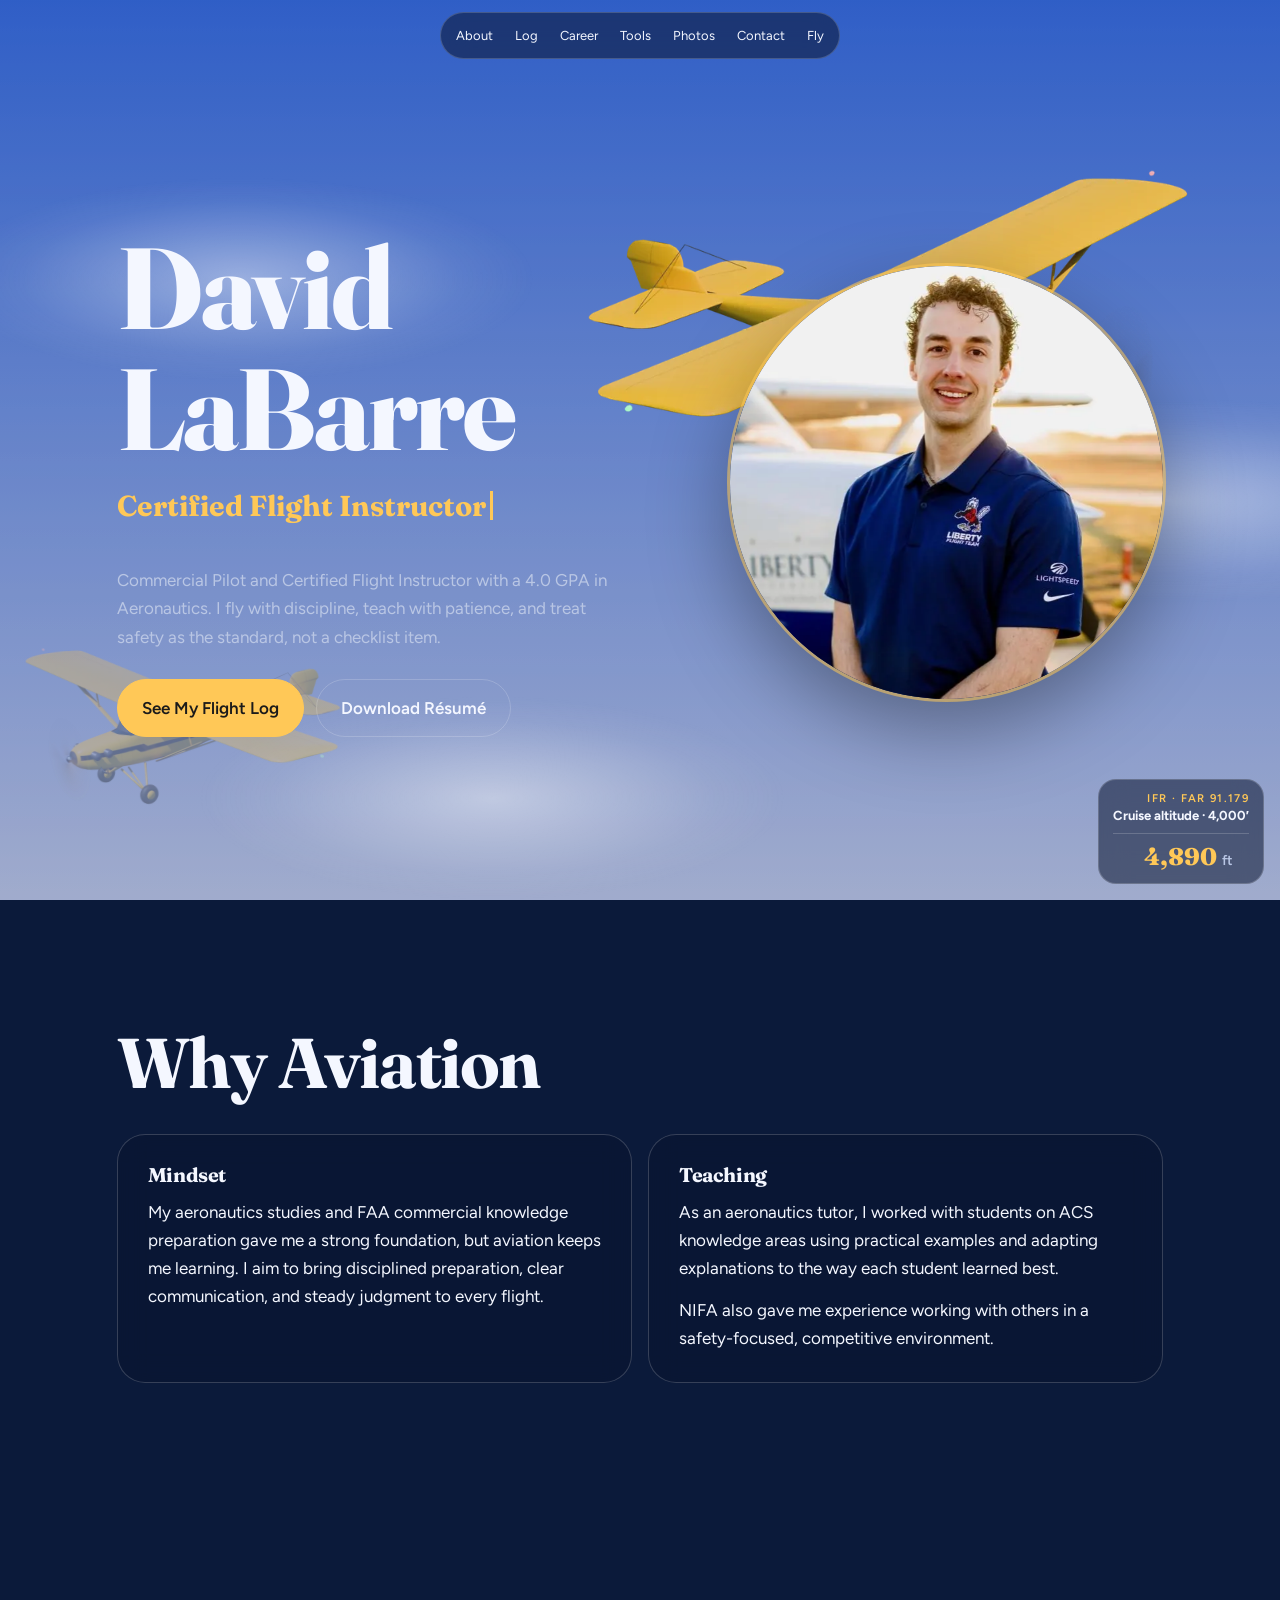
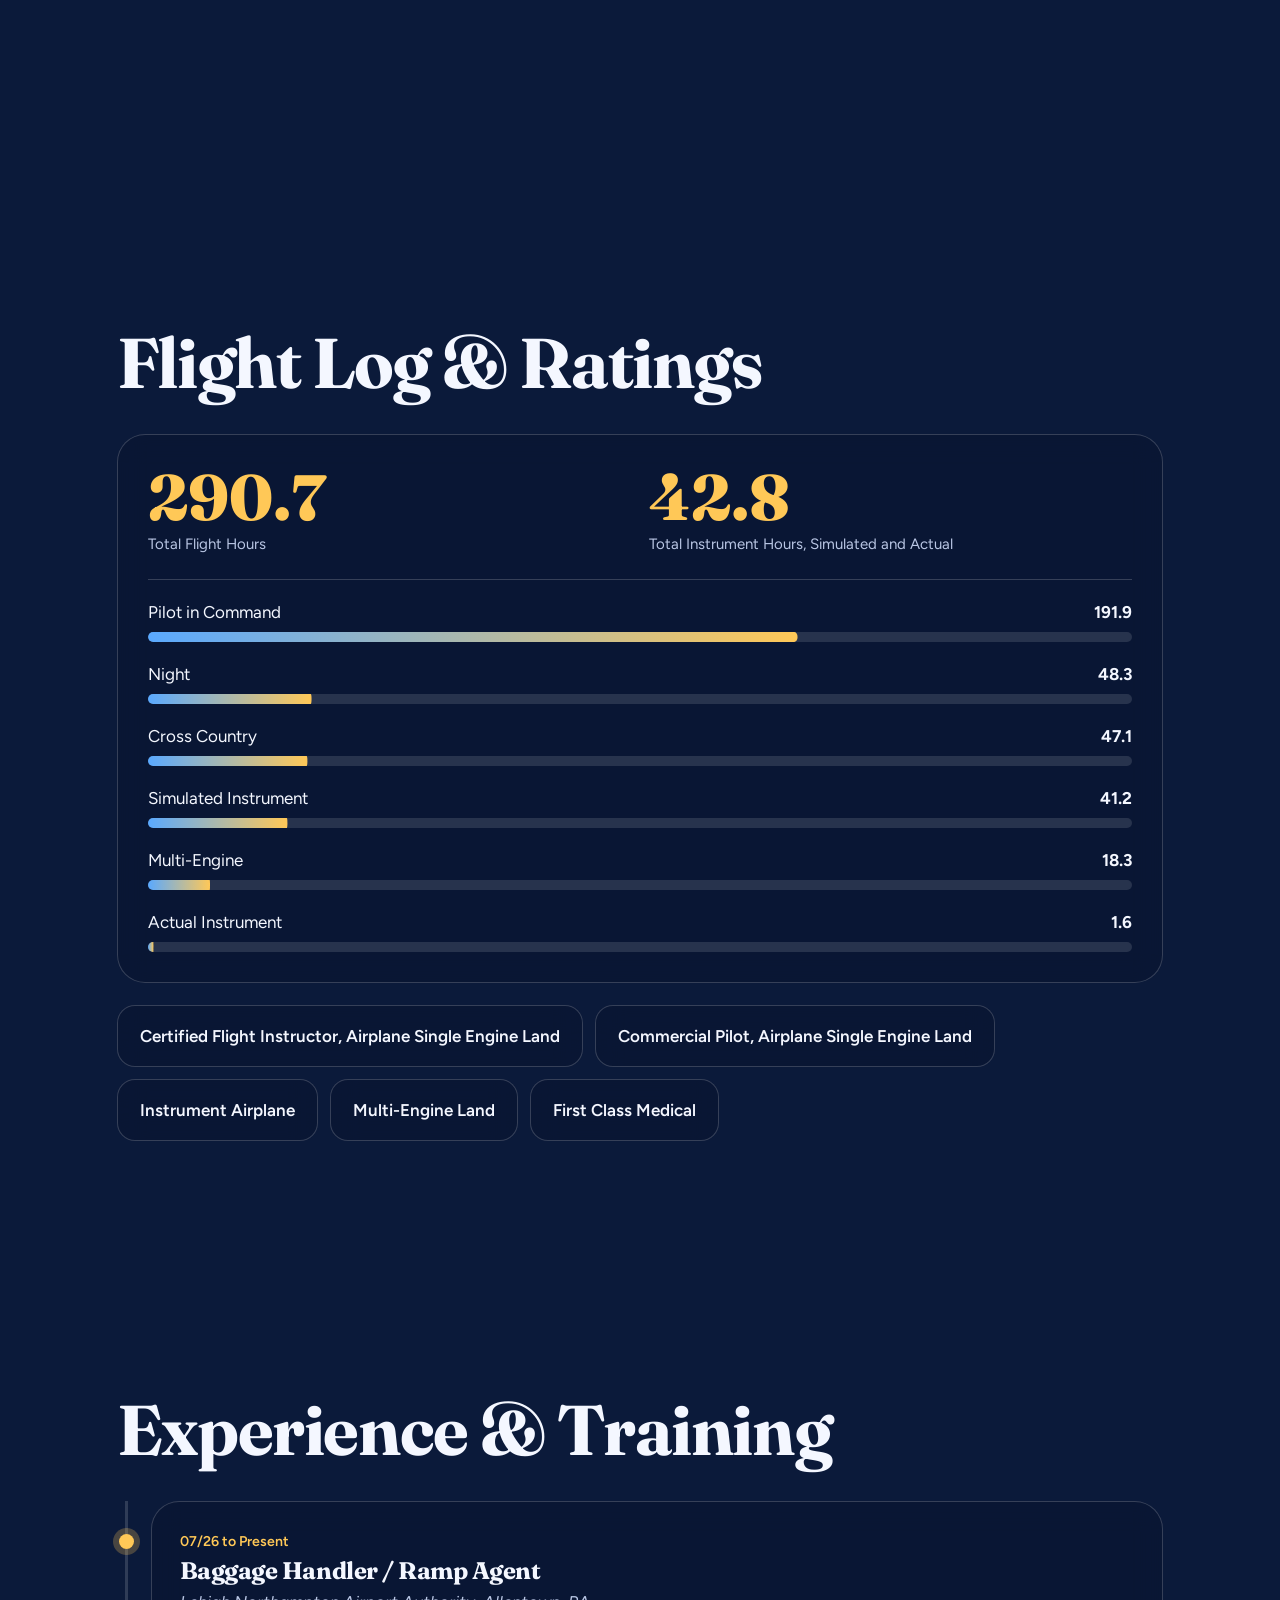
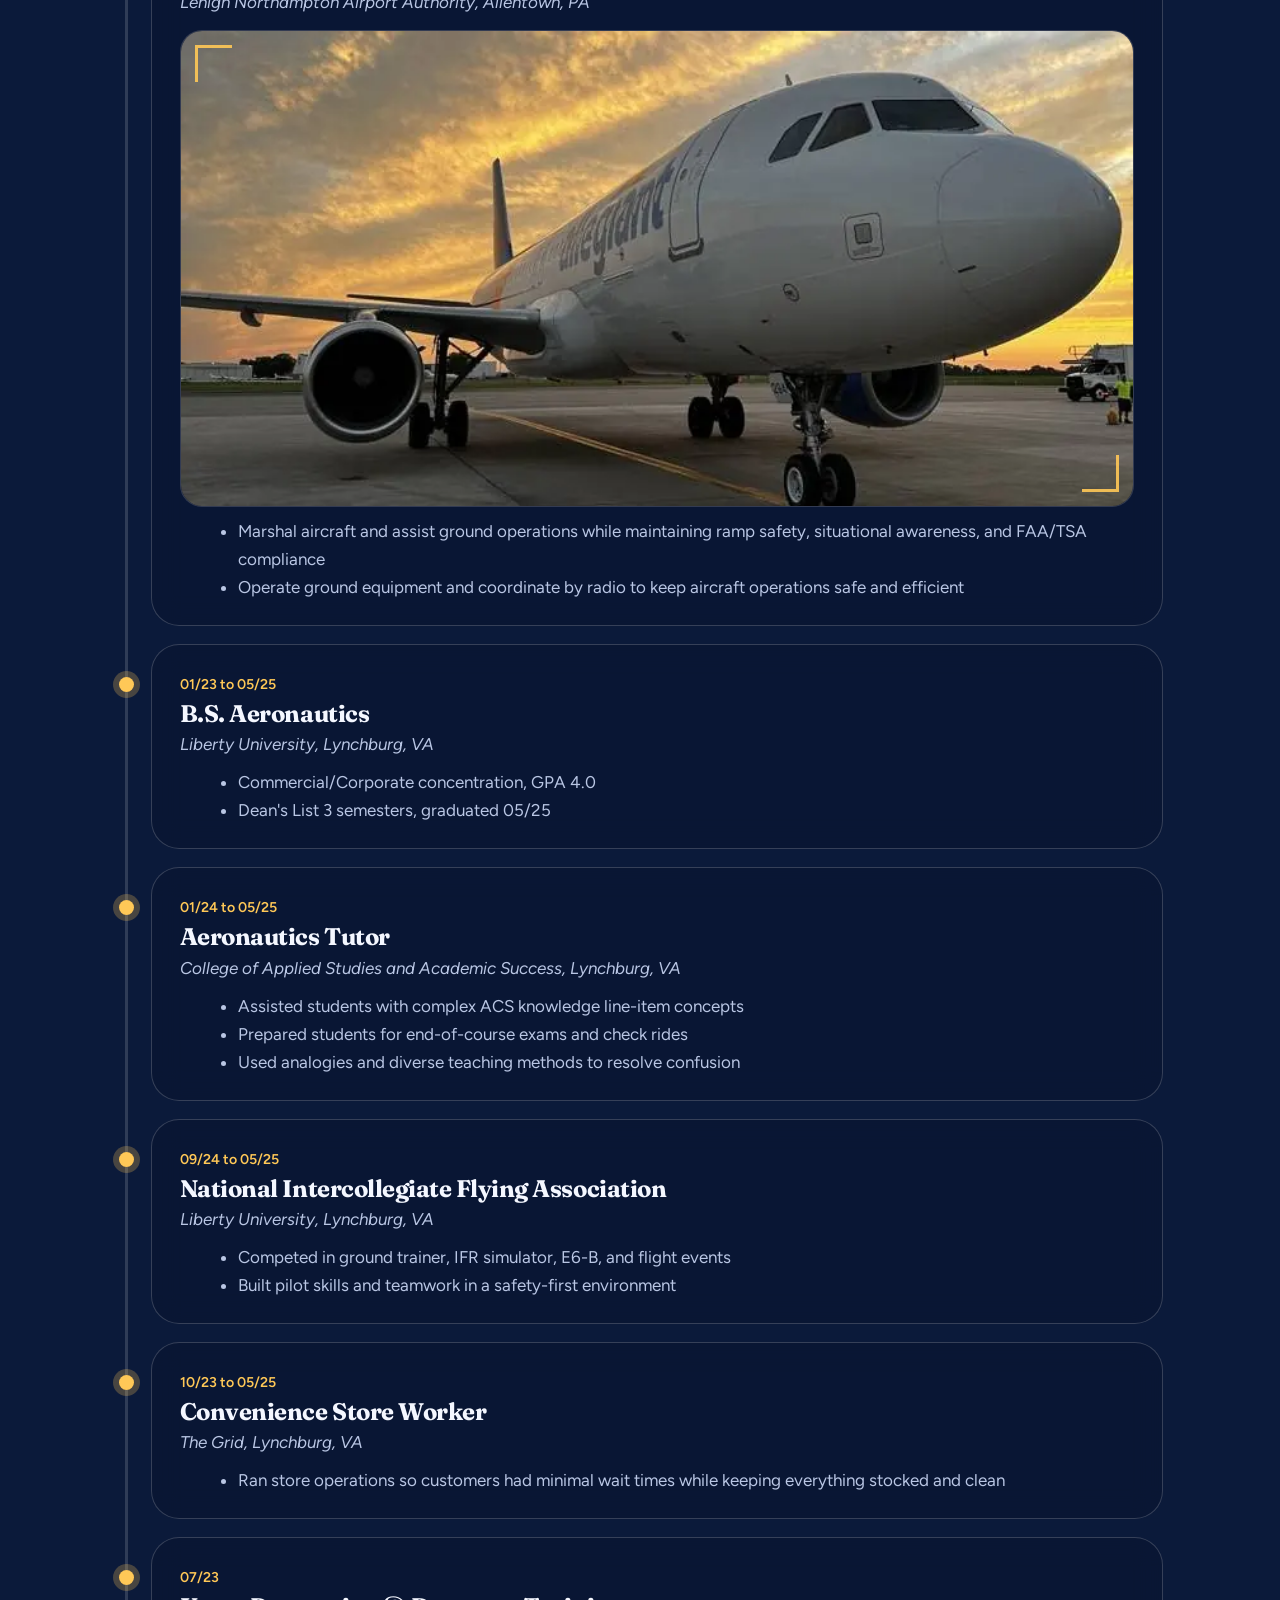
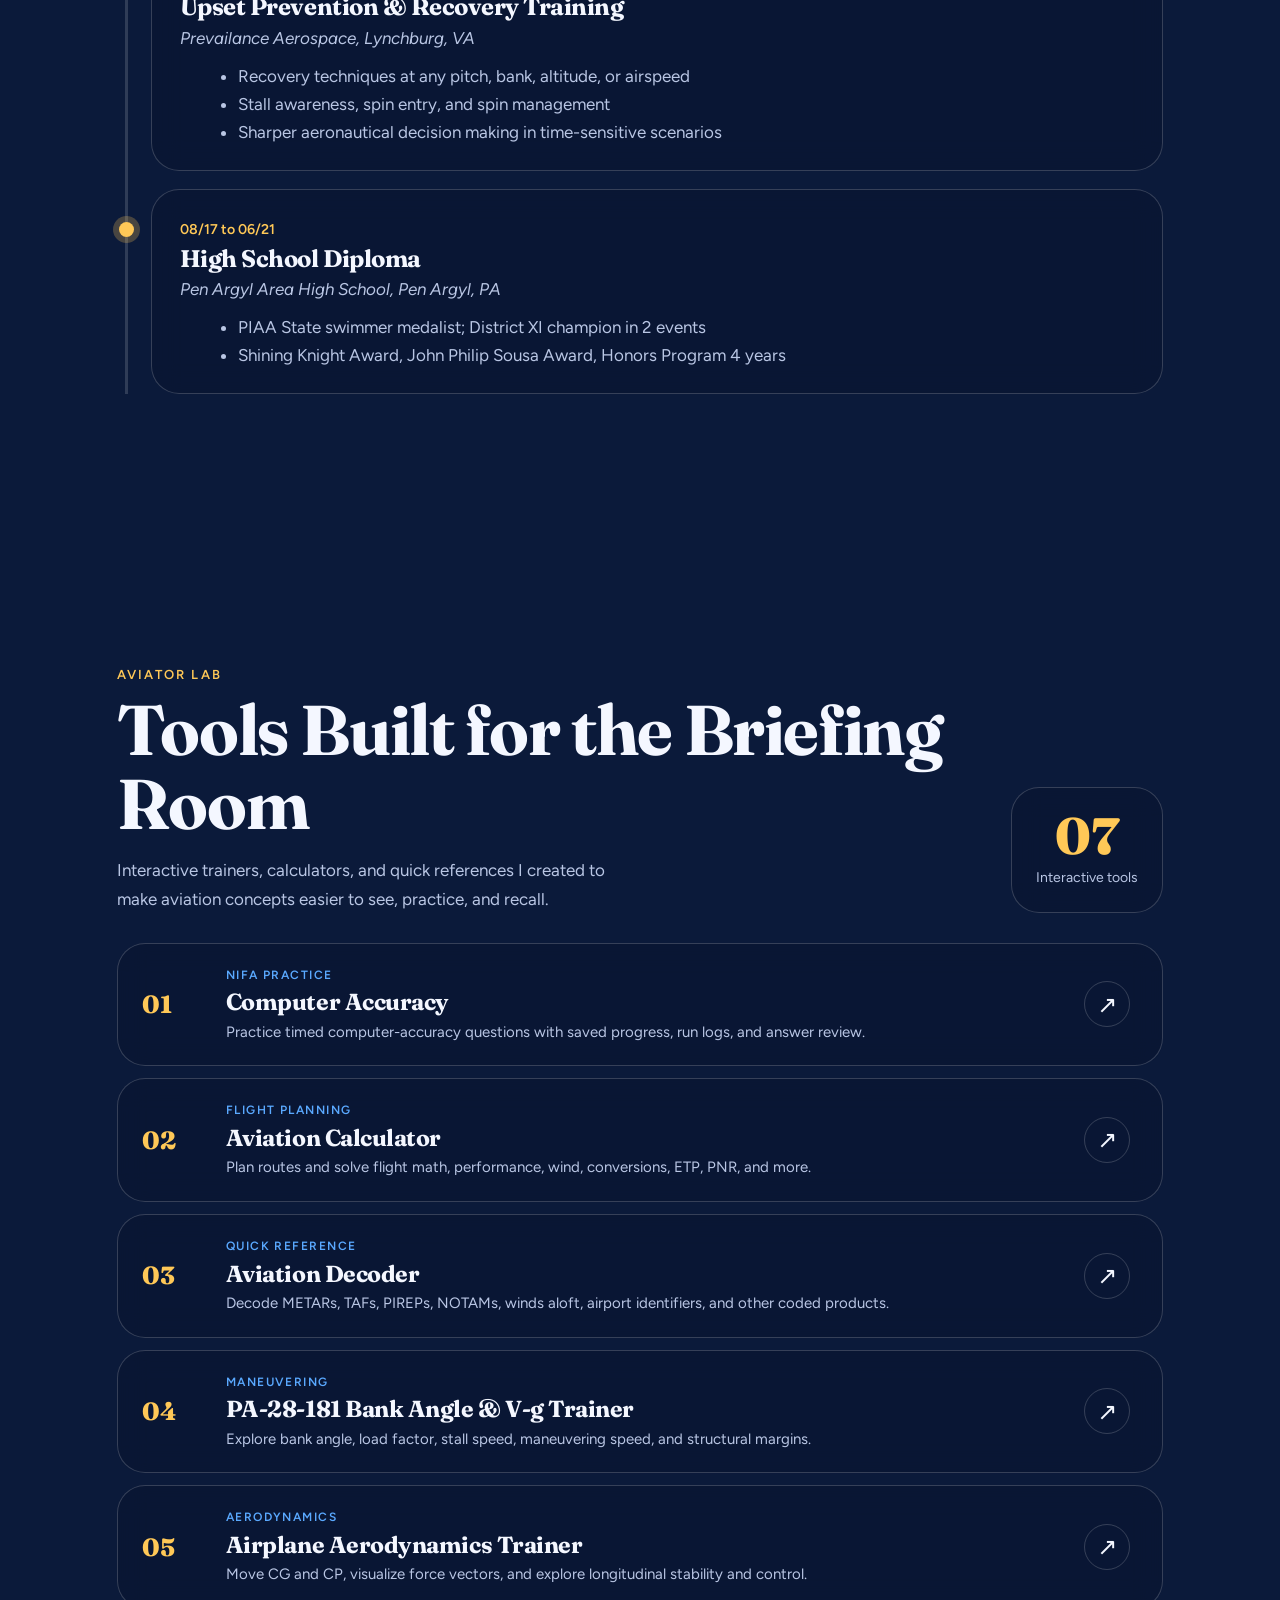
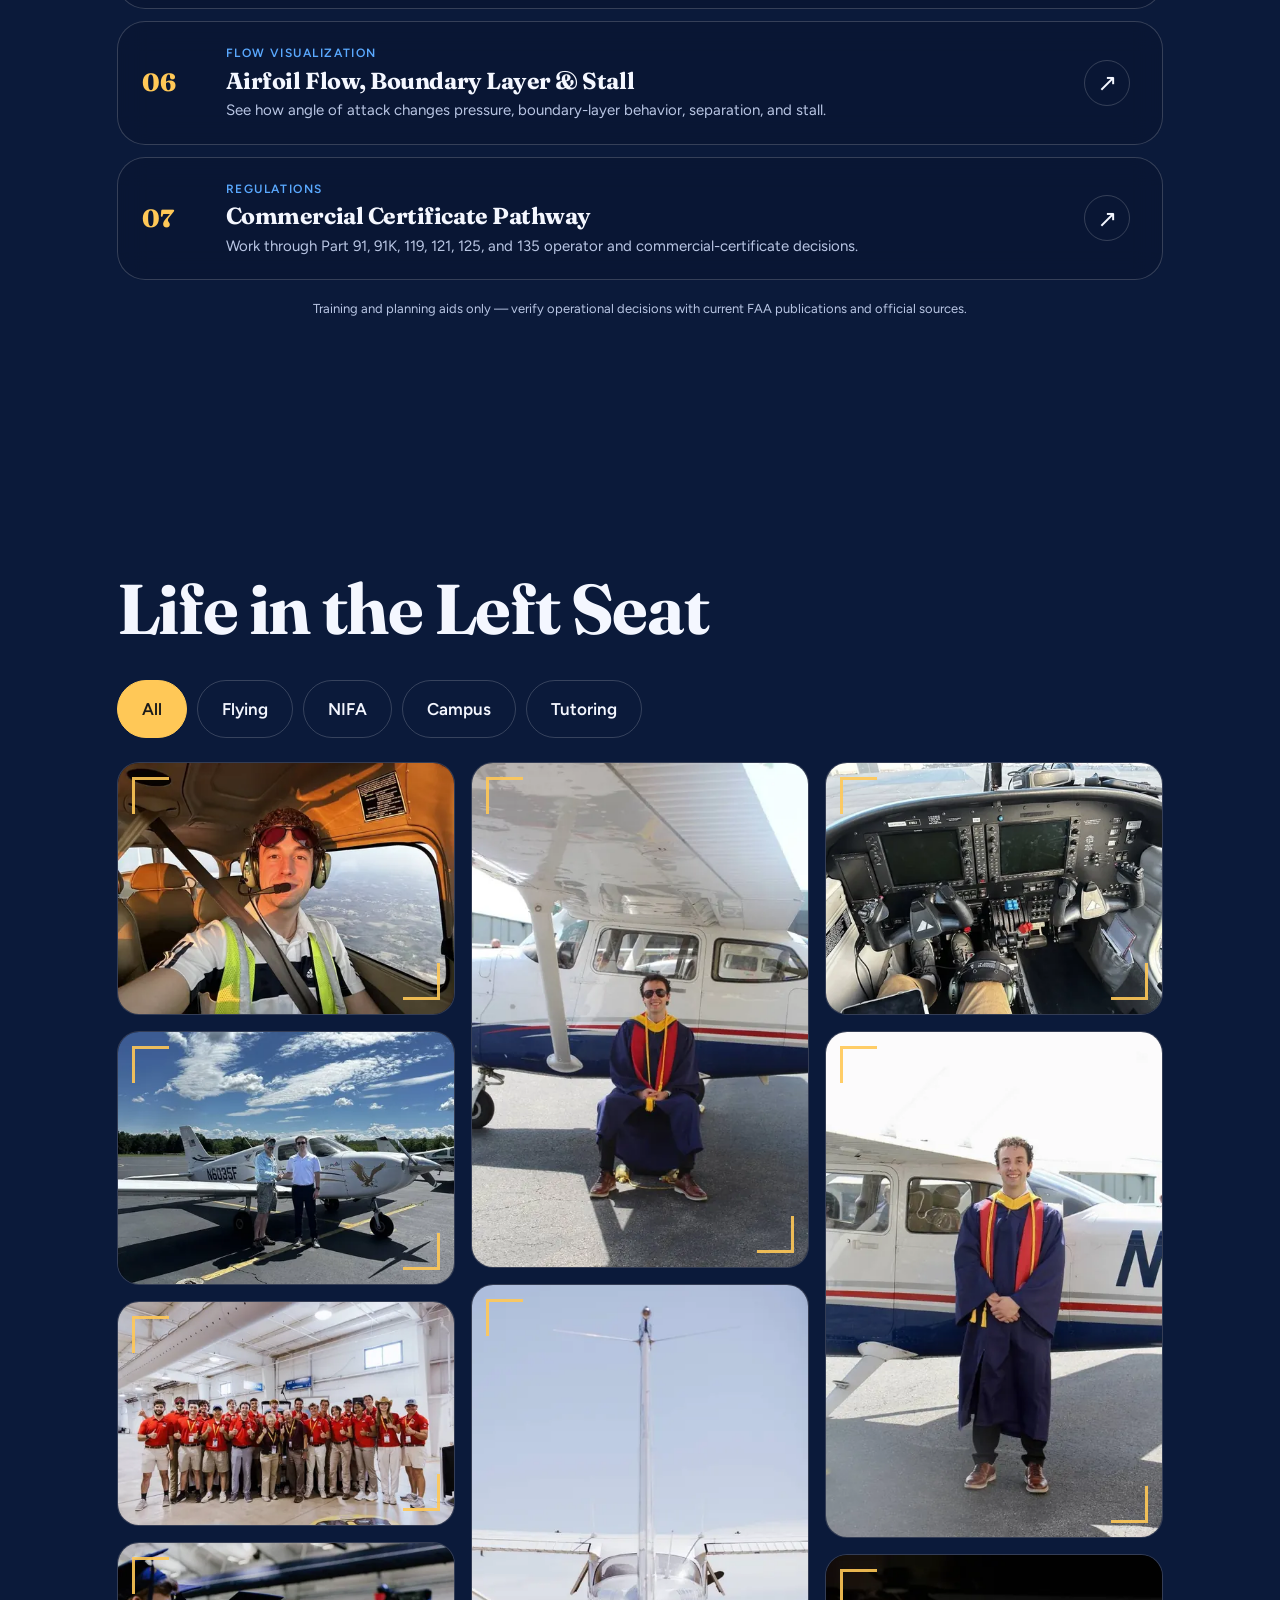
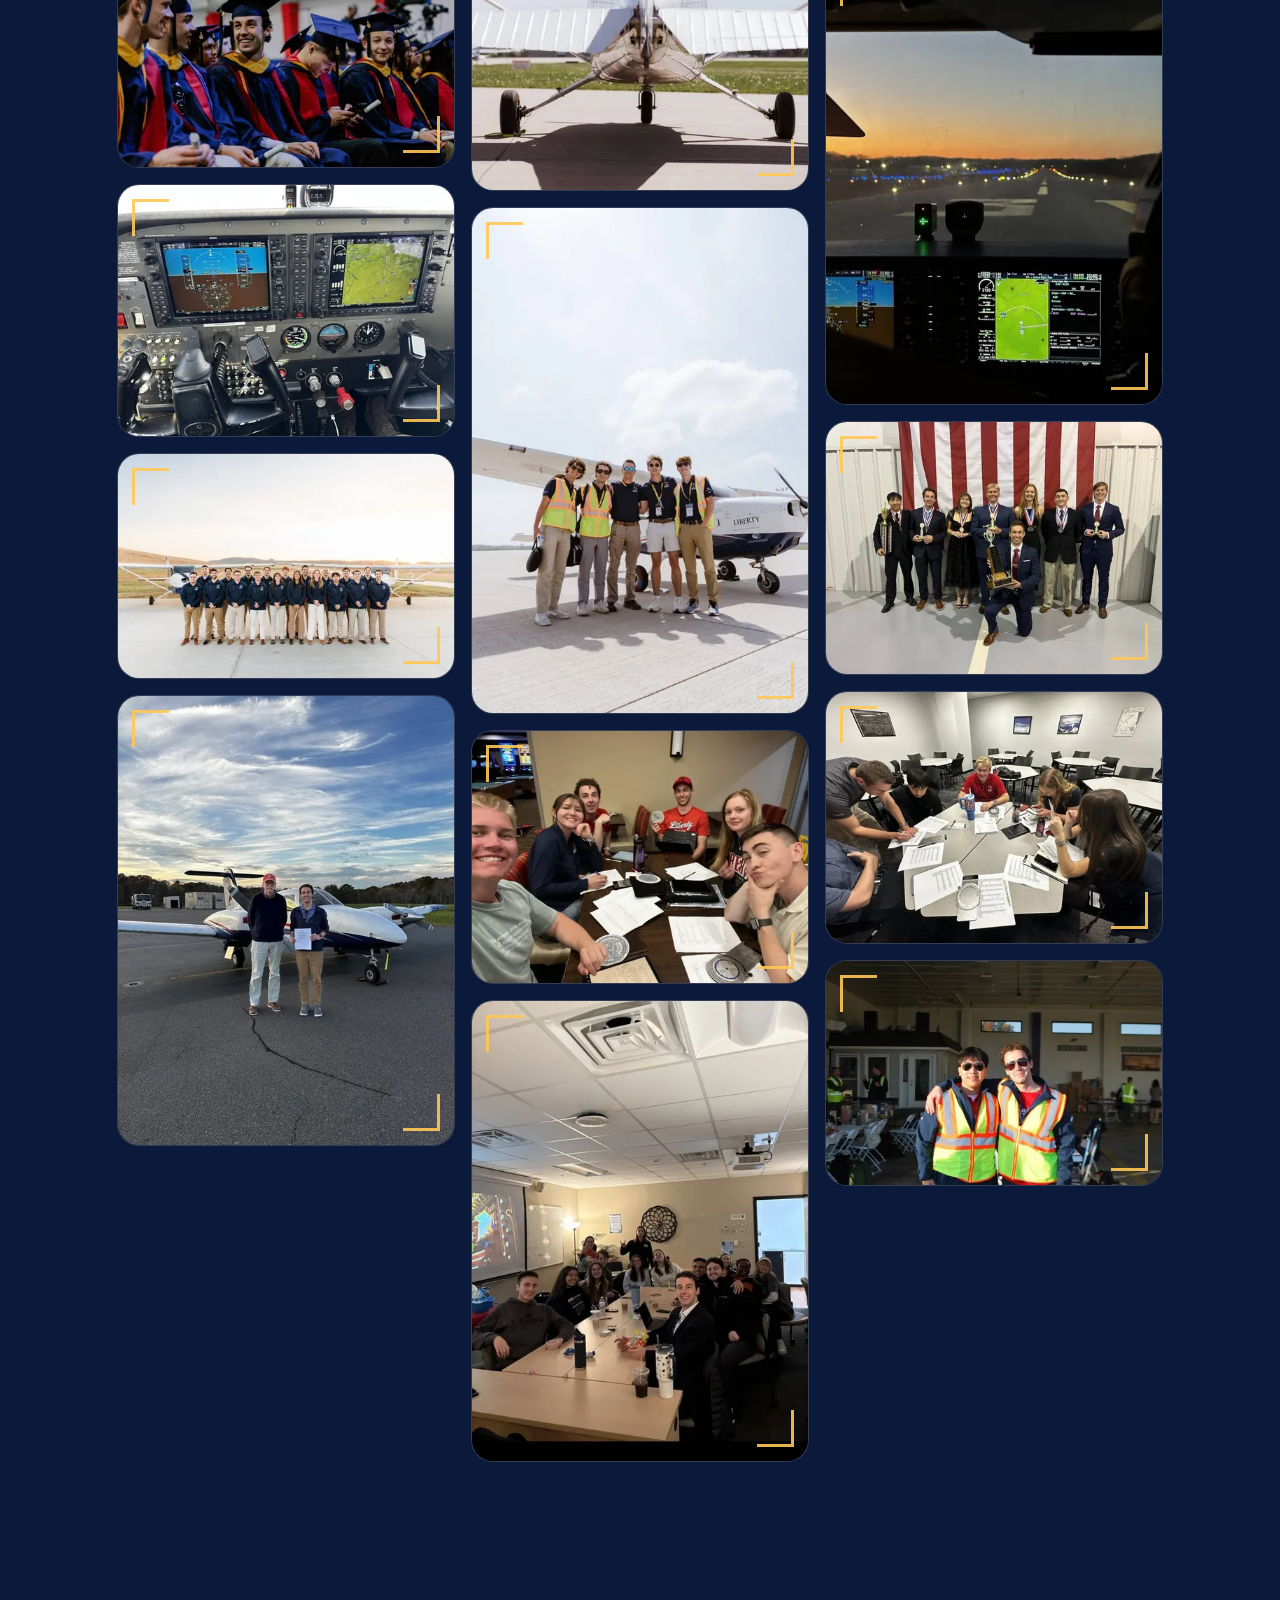
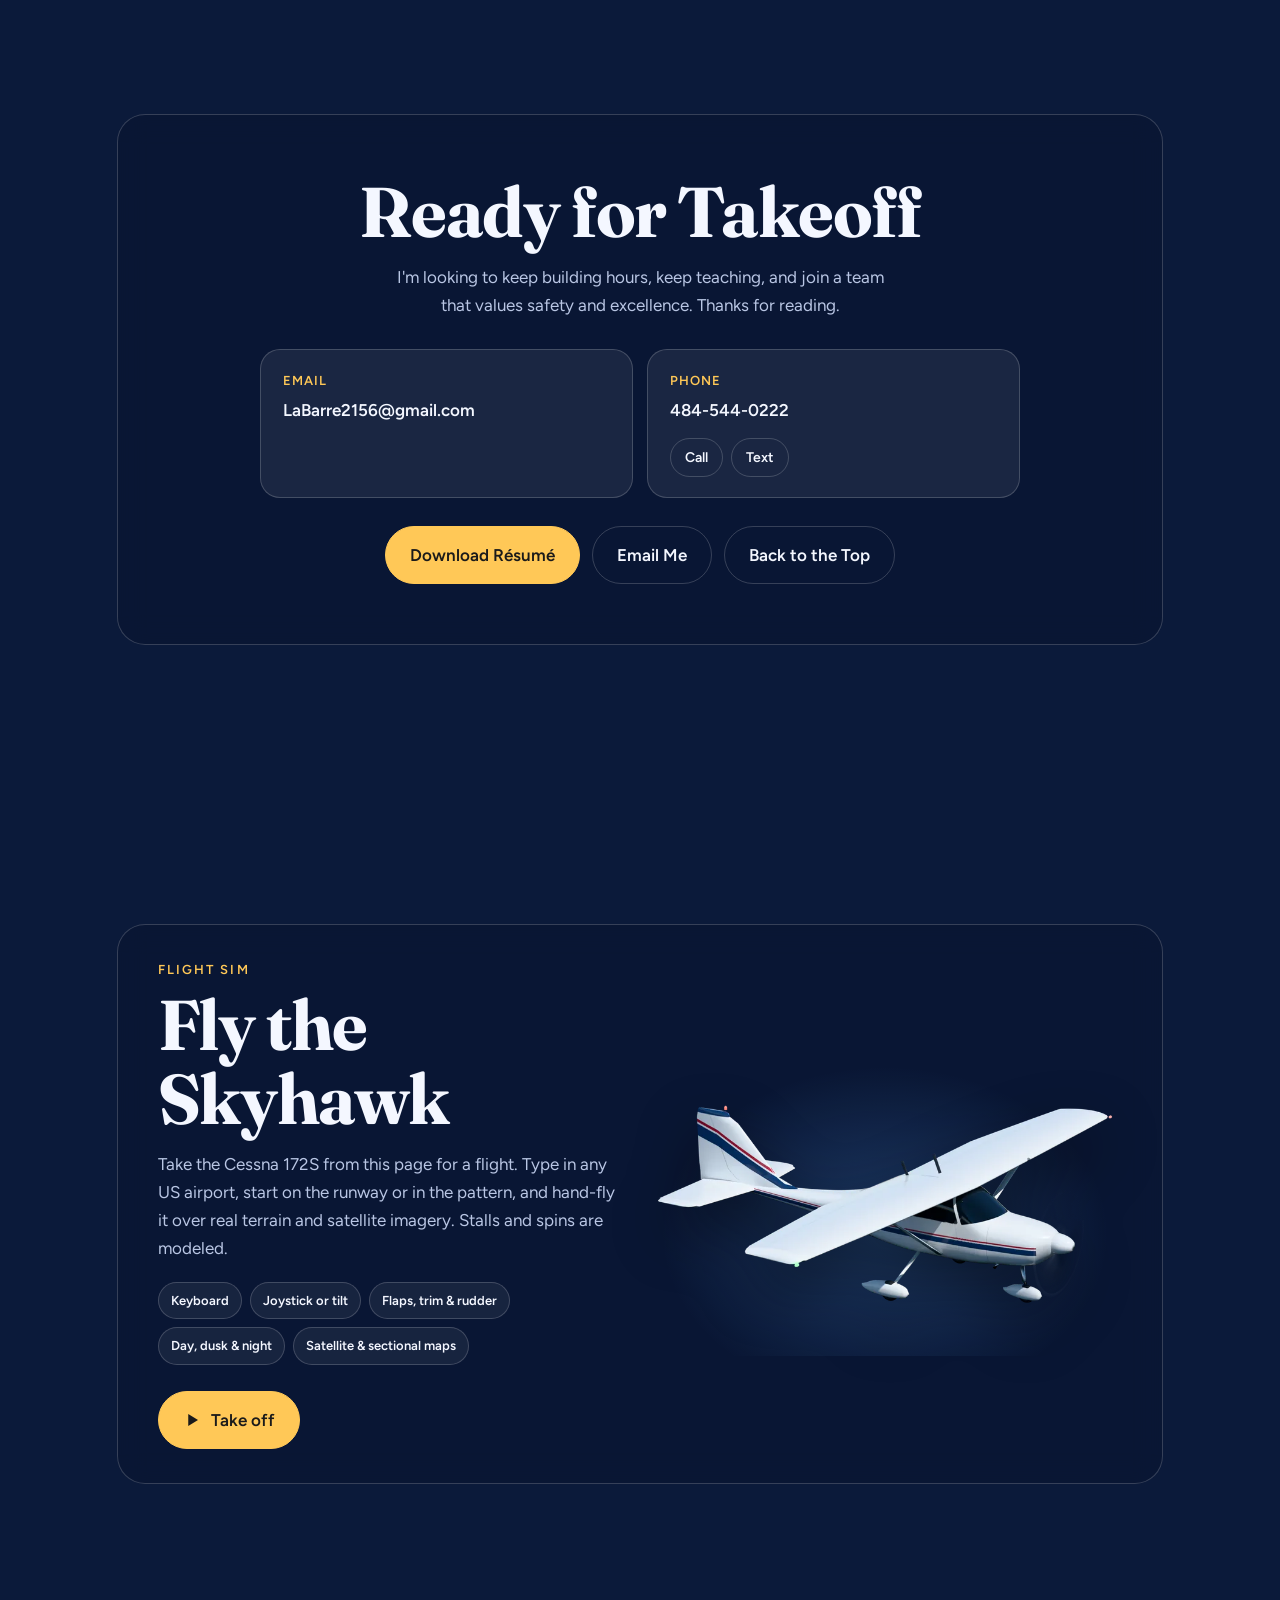
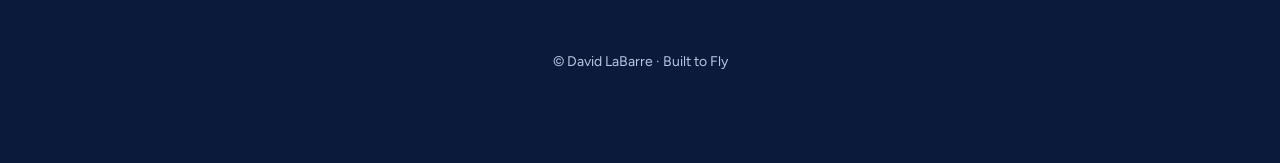
<file: index.html>
<!DOCTYPE html>
<html lang="en"><head><meta charset="utf-8">
<meta name="viewport" content="width=device-width, initial-scale=1, viewport-fit=cover">
<meta name="description" content="David LaBarre is a certified flight instructor, commercial pilot, and aeronautics tutor.">
<meta name="theme-color" content="#0b1a3a">
<meta name="apple-mobile-web-app-capable" content="yes">
<meta name="apple-mobile-web-app-status-bar-style" content="black-translucent">
<meta name="apple-mobile-web-app-title" content="David LaBarre">
<title>David LaBarre · Pilot &amp; Flight Instructor</title>
<link rel="canonical" href="https://frenchbear1.github.io/My-Portfolio/">
<meta property="og:type" content="website">
<meta property="og:url" content="https://frenchbear1.github.io/My-Portfolio/">
<meta property="og:title" content="David LaBarre · Pilot &amp; Flight Instructor">
<meta property="og:description" content="Commercial Pilot and Certified Flight Instructor with a 4.0 GPA in Aeronautics. Flight log, experience, and interactive aviation tools.">
<meta property="og:image" content="https://frenchbear1.github.io/My-Portfolio/assets/social-card.jpg">
<meta property="og:image:width" content="1200"><meta property="og:image:height" content="630">
<meta property="og:image:alt" content="David LaBarre, Pilot and Flight Instructor">
<meta name="twitter:card" content="summary_large_image">
<script>
if('scrollRestoration'in history)history.scrollRestoration='manual';
const pageWasReloaded=(()=>{const n=performance.getEntriesByType?.('navigation')?.[0];return n?n.type==='reload':performance.navigation?.type===1})();
const resetPageScroll=()=>{const r=document.documentElement,p=r.style.scrollBehavior;r.style.scrollBehavior='auto';scrollTo({top:0,left:0,behavior:'auto'});requestAnimationFrame(()=>r.style.scrollBehavior=p)};
if(pageWasReloaded){
  if(location.hash)history.replaceState(null,'',location.pathname+location.search);
  resetPageScroll();
  addEventListener('DOMContentLoaded',resetPageScroll,{once:true});
  addEventListener('load',()=>{resetPageScroll();requestAnimationFrame(resetPageScroll)},{once:true});
}
addEventListener('pageshow',e=>{if(pageWasReloaded||e.persisted)resetPageScroll()});
// Lite mode: data saver, slow networks or low-memory devices skip the costliest effects.
(()=>{const c=navigator.connection||{},m=navigator.deviceMemory;if(c.saveData||/(^|-)2g$/.test(c.effectiveType||'')||(m&&m<=2))document.documentElement.classList.add('lite')})();
</script>
<link rel="preload" href="assets/fonts/fraunces-var.woff2" as="font" type="font/woff2" crossorigin>
<link rel="preload" href="assets/fonts/figtree-var.woff2" as="font" type="font/woff2" crossorigin>
<link rel="preload" as="image" href="assets/photos/hero-david-734.webp" imagesrcset="assets/photos/hero-david-480.webp 480w, assets/photos/hero-david-734.webp 734w" imagesizes="(max-width:820px) 230px, 40vw" fetchpriority="high">
<link rel="icon" type="image/svg+xml" href="assets/icons/icon-full.svg">
<link rel="icon" type="image/png" sizes="32x32" href="assets/icons/favicon-browser-32.png">
<link rel="apple-touch-icon" sizes="180x180" href="assets/icons/apple-touch-icon-full.png">
<link rel="mask-icon" href="assets/icons/safari-pinned-tab.svg" color="#0b1a3a">
<link rel="manifest" href="site.webmanifest">
<link rel="stylesheet" href="assets/aircraft.css?v=20261119">
<style>
@font-face{font-family:Fraunces;src:url(assets/fonts/fraunces-var.woff2) format('woff2');font-weight:400 800;font-style:normal;font-display:swap}
@font-face{font-family:Figtree;src:url(assets/fonts/figtree-var.woff2) format('woff2');font-weight:300 900;font-style:normal;font-display:swap}
@font-face{font-family:Figtree;src:url(assets/fonts/figtree-var-italic.woff2) format('woff2');font-weight:300 900;font-style:italic;font-display:swap}
:root{--ink:#f4f7ff;--mute:#b9c6e4;--card:rgba(10,20,48,.55);--line:rgba(255,255,255,.18);--gold:#ffc857;--red:#ff5d5d;--blue:#5aa9ff;
box-sizing:border-box;padding-top:env(safe-area-inset-top,0px);padding-bottom:env(safe-area-inset-bottom,0px)}
:root:not([data-theme="light"]){color-scheme:dark}
@media(prefers-color-scheme:dark){:root:not([data-theme="light"]){--card:rgba(8,16,40,.6)}}
:root[data-theme="dark"]{--card:rgba(8,16,40,.6)}
html,body{overflow-x:hidden;overflow-x:clip;max-width:100%;overscroll-behavior-x:none}
html{scroll-padding-top:env(safe-area-inset-top,0px);scroll-behavior:smooth}
*{box-sizing:border-box;margin:0}
body{background:#0b1a3a;color:var(--ink);font:400 17px/1.65 Figtree,system-ui,sans-serif;overflow-x:hidden;-webkit-font-smoothing:antialiased}
h1,h2,h3{font-family:Fraunces,Georgia,serif;line-height:1.05;letter-spacing:-.02em;font-optical-sizing:auto}
#sky,#stars,#fx{position:fixed;inset:0 0 auto;width:100%;height:100vh;height:100lvh;pointer-events:none;transform:translateZ(0);backface-visibility:hidden}
#sky{z-index:0;overflow:hidden;background:#0b1a3a;contain:strict}
#sky span{position:absolute;inset:-2px;opacity:0;will-change:opacity}
#sky span:first-child{opacity:1}
#sky .sky-0{background:linear-gradient(180deg,rgb(70,120,200) 0%,rgb(255,168,110) 100%)}
#sky .sky-1{background:linear-gradient(180deg,rgb(30,110,220) 0%,rgb(120,190,255) 100%)}
#sky .sky-2{background:linear-gradient(180deg,rgb(90,60,150) 0%,rgb(255,130,90) 100%)}
#sky .sky-3{background:linear-gradient(180deg,rgb(4,8,26) 0%,rgb(12,20,52) 100%)}
#stars{z-index:0;opacity:0;will-change:opacity;background-image:radial-gradient(1.5px 1.5px at 10% 20%,#fff,transparent),radial-gradient(1px 1px at 30% 70%,#fff,transparent),radial-gradient(1.5px 1.5px at 55% 15%,#fff,transparent),radial-gradient(1px 1px at 75% 55%,#fff,transparent),radial-gradient(2px 2px at 90% 25%,#fff,transparent),radial-gradient(1px 1px at 20% 90%,#fff,transparent),radial-gradient(1px 1px at 65% 85%,#fff,transparent);background-size:420px 420px}
#fx{overflow:hidden;z-index:1;contain:strict}
/* Soft gradients instead of live blur filters: same look, no per-frame filter cost. */
.cloud{position:absolute;pointer-events:none;width:min(46vw,600px);height:16vw;border-radius:50%;background:radial-gradient(closest-side,rgba(255,255,255,.42),rgba(255,255,255,.2) 45%,rgba(255,255,255,.06) 75%,transparent);will-change:transform}
main,header,footer{position:relative;z-index:3}
section{min-height:100vh;padding:14vh 6vw;max-width:1200px;margin:auto}
.glass{background:var(--card);backdrop-filter:blur(14px);-webkit-backdrop-filter:blur(14px);border:1px solid var(--line);border-radius:28px}
.lite .glass{backdrop-filter:none;-webkit-backdrop-filter:none;--card:rgba(8,18,44,.86)}
nav{position:fixed;top:calc(12px + env(safe-area-inset-top,0px));left:50%;transform:translateX(-50%);z-index:20;display:flex;gap:0;padding:4px;border-radius:99px;max-width:94vw;overflow-x:auto;scrollbar-width:none}
nav::-webkit-scrollbar{display:none}
nav a{color:var(--ink);text-decoration:none;font-size:13px;padding:8px 11px;border-radius:99px;white-space:nowrap;transition:background .3s}
nav a:hover,nav a.on{background:rgba(255,255,255,.2)}
a:focus-visible,button:focus-visible{outline:3px solid var(--gold);outline-offset:3px}
.skip{position:fixed;left:12px;top:-60px;z-index:200;padding:10px 16px;border-radius:99px;background:var(--gold);color:#161c2d;font-weight:600;text-decoration:none}.skip:focus{top:12px}
#hero{min-height:100vh;min-height:100svh;padding-top:0;padding-bottom:0}.hp{position:relative;min-height:100vh;min-height:100svh;display:grid;grid-template-columns:1.3fr 1fr;gap:4vw;align-items:center;padding-top:calc(64px + env(safe-area-inset-top,0px))}
#hero h1{font-size:clamp(3.2rem,9vw,7.5rem);font-weight:800}
#hero h1 span{display:inline-block;transform:translateY(110%) rotate(6deg);opacity:0;animation:up .9s cubic-bezier(.2,.9,.2,1) forwards}
@keyframes up{to{transform:none;opacity:1}}
.role{font:600 clamp(1.2rem,2.6vw,1.8rem)/1.3 Fraunces,serif;color:var(--gold);margin:18px 0 10px;min-height:2.4em}
.role b::after{content:"";display:inline-block;width:3px;height:1em;background:var(--gold);margin-left:4px;vertical-align:-.12em;animation:bl 1s steps(1) infinite}
@keyframes bl{50%{opacity:0}}
.lede{color:var(--mute);max-width:46ch}
.btns{display:flex;gap:12px;margin-top:28px;flex-wrap:wrap}
.btn{padding:14px 24px;border-radius:99px;border:1px solid var(--line);color:var(--ink);text-decoration:none;background:transparent;font:inherit;font-weight:600;cursor:pointer;transition:transform .3s,background .3s}
.btn.p{background:var(--gold);color:#1a1a1a;border-color:var(--gold)}
.btn:hover{transform:translateY(-3px) scale(1.03)}
.gauge{position:relative;aspect-ratio:1;border-radius:50%;box-shadow:0 0 0 3px rgba(255,200,87,.55),0 30px 80px rgba(0,0,0,.35);will-change:transform,opacity;animation:blob 9s ease-in-out infinite;animation-play-state:paused}
.hero-live .gauge{animation-play-state:running}
@keyframes blob{0%,100%{border-radius:50% 50% 50% 50%/50% 50% 50% 50%}25%{border-radius:54% 46% 52% 48%/47% 53% 47% 53%}50%{border-radius:47% 53% 46% 54%/53% 47% 54% 46%}75%{border-radius:52% 48% 55% 45%/46% 54% 50% 50%}}
.gauge>div{width:100%;height:100%;border-radius:inherit;overflow:hidden;background:#0b1a3a;animation:pop 1.4s cubic-bezier(.2,.9,.2,1) both .3s}
@keyframes pop{from{transform:scale(.4);opacity:0}}
.gauge img{display:block;width:100%;height:100%;object-fit:cover;object-position:50% 20%;transform:scale(1.12);will-change:transform}
@keyframes spin{to{transform:rotate(360deg)}}
h2{font-size:clamp(2.2rem,6vw,4.4rem);margin-bottom:34px}
.about{display:grid;grid-template-columns:1fr 1fr;gap:16px}
.about .glass{padding:30px}.about p+p{margin-top:14px}
.bars{padding:30px;display:grid;gap:18px}
.tot{display:grid;grid-template-columns:repeat(auto-fit,minmax(150px,1fr));gap:18px;padding-bottom:22px;border-bottom:1px solid var(--line)}.tot b{display:block;font:800 clamp(2.6rem,8vw,4rem)/1 Fraunces,serif;color:var(--gold);font-variant-numeric:tabular-nums}.tot span{color:var(--mute);font-size:15px}
.bar div:first-child{display:flex;justify-content:space-between;margin-bottom:6px}
.bar em{display:block;height:10px;border-radius:9px;background:rgba(255,255,255,.12);overflow:hidden}
.bar em i{display:block;height:100%;width:100%;border-radius:9px;background:linear-gradient(90deg,var(--blue),var(--gold));transform:scaleX(0);transform-origin:left;transition:transform 1.6s cubic-bezier(.2,.8,.2,1)}
.chips{display:flex;flex-wrap:wrap;gap:12px;margin-top:22px}
.chip{padding:16px 22px;border-radius:18px;font-weight:600;transition:transform .4s}
.chip:hover{transform:translateY(-6px) rotate(-1.5deg)}
.tl{position:relative;padding-left:34px}
.tl::before{content:"";position:absolute;left:8px;top:0;bottom:0;width:3px;background:rgba(255,255,255,.15)}
.tl u{position:absolute;left:8px;top:0;width:3px;height:100%;background:linear-gradient(var(--blue),var(--gold));text-decoration:none;transform:scaleY(0);transform-origin:top;will-change:transform}
.item{position:relative;padding:24px 28px;margin-bottom:18px}
.item::before{content:"";position:absolute;left:-33px;top:32px;width:15px;height:15px;border-radius:50%;background:var(--gold);box-shadow:0 0 0 6px rgba(255,200,87,.25)}
.item small{color:var(--gold);font-weight:600}.item h3{font-size:1.5rem;margin:4px 0}.item i{color:var(--mute)}
.item ul{margin:10px 0 0 18px;color:var(--mute)}
.ph::before,.ph::after{content:"";position:absolute;width:34px;height:34px;z-index:2;border:3px solid var(--gold);transition:.4s;opacity:.9;pointer-events:none}
.ph::before{left:14px;top:14px;border-right:0;border-bottom:0}.ph::after{right:14px;bottom:14px;border-left:0;border-top:0}
.ph:hover::before,.ph:hover::after{width:calc(100% - 28px);height:calc(100% - 28px)}
.filters{display:flex;gap:10px;flex-wrap:wrap;margin-bottom:24px}.btn.on{background:var(--gold);color:#1a1a1a;border-color:var(--gold)}
.tools-head{display:grid;grid-template-columns:minmax(0,1fr) auto;gap:28px;align-items:end;margin-bottom:30px}
.tools-head h2{margin:7px 0 16px}.eyebrow{color:var(--gold);font-size:13px;font-weight:600;letter-spacing:.16em;text-transform:uppercase}
.tools-count{min-width:150px;padding:22px 24px;text-align:center}.tools-count b{display:block;font:800 3.2rem/1 Fraunces,serif;color:var(--gold)}.tools-count span{color:var(--mute);font-size:14px}
.tool-list{display:grid;gap:12px}.tool-card{position:relative;display:grid;grid-template-columns:64px minmax(0,1fr) 54px;gap:20px;align-items:center;width:100%;padding:22px 24px;overflow:hidden;color:var(--ink);font:inherit;text-align:left;cursor:pointer;transition:transform .35s,background .35s,border-color .35s}
.tool-card::before{content:"";position:absolute;inset:0;background:linear-gradient(100deg,rgba(90,169,255,.14),rgba(255,200,87,.11),transparent 70%);transform:translateX(-105%);transition:transform .55s cubic-bezier(.2,.8,.2,1)}
.tool-card>*{position:relative;z-index:1}.tool-card:hover{transform:translateX(8px);border-color:rgba(255,200,87,.55);background:rgba(10,20,48,.72)}.tool-card:hover::before{transform:none}
.tool-no{font:800 1.55rem/1 Fraunces,serif;color:var(--gold)}.tool-copy small{display:block;margin-bottom:5px;color:var(--blue);font-size:12px;font-weight:600;letter-spacing:.12em;text-transform:uppercase}.tool-copy h3{font-size:1.45rem;margin-bottom:6px}.tool-copy p{max-width:72ch;color:var(--mute);font-size:15px;line-height:1.5}
.tool-launch{display:grid;place-items:center;width:46px;height:46px;border:1px solid var(--line);border-radius:50%;font-size:24px;transition:transform .35s,background .35s}.tool-card:hover .tool-launch{transform:rotate(-12deg) scale(1.08);background:var(--gold);color:#182038}
.tools-note{margin-top:18px;color:var(--mute);font-size:13px;text-align:center}
body.tool-open,body.lb-open{overflow:hidden}.tool-viewer{position:fixed;inset:0;z-index:100;display:grid;place-items:center;padding:clamp(8px,2vw,24px);background:rgba(2,6,18,.8);backdrop-filter:blur(18px);-webkit-backdrop-filter:blur(18px);opacity:0;visibility:hidden;transition:opacity .35s,visibility .35s}
.tool-viewer.on{opacity:1;visibility:visible}.tool-shell{display:grid;grid-template-rows:auto 1fr;width:100%;height:100%;max-width:1600px;overflow:hidden;background:#071126;border:1px solid rgba(255,255,255,.22);border-radius:26px;box-shadow:0 35px 100px rgba(0,0,0,.55);transform:translateY(28px) scale(.975);transition:transform .45s cubic-bezier(.2,.85,.2,1)}.tool-viewer.on .tool-shell{transform:none}
.tool-bar{display:flex;align-items:center;justify-content:space-between;gap:24px;padding:14px 18px 14px 22px;border-bottom:1px solid var(--line);background:linear-gradient(90deg,rgba(90,169,255,.12),rgba(255,200,87,.08))}.tool-bar small{display:block;color:var(--gold);font-size:11px;font-weight:600;letter-spacing:.13em;text-transform:uppercase}.tool-bar h2{margin:2px 0 0;font-size:clamp(1.2rem,2.2vw,1.8rem)}
.tool-actions{display:flex;gap:9px;align-items:center;flex:0 0 auto}.tool-actions a,.tool-actions button{padding:10px 15px;border:1px solid var(--line);border-radius:99px;background:rgba(255,255,255,.06);color:var(--ink);font:600 14px/1 Figtree,sans-serif;text-decoration:none;cursor:pointer;transition:background .25s,transform .25s}.tool-actions a{display:inline-flex;align-items:center;gap:7px}.tool-actions a svg{display:block;width:17px;height:17px;fill:none;stroke:currentColor;stroke-width:2.2;stroke-linecap:round;stroke-linejoin:round}.tool-actions a:hover,.tool-actions button:hover{background:rgba(255,255,255,.15);transform:translateY(-2px)}.tool-actions .tool-close{background:var(--gold);border-color:var(--gold);color:#161c2d}
.tool-stage{position:relative;min-height:0;background:#fff}.tool-stage iframe{position:absolute;inset:0;width:100%;height:100%;border:0;background:#fff;opacity:0;transition:opacity .3s}.tool-stage.loaded iframe{opacity:1}.tool-loader{position:absolute;inset:0;display:grid;place-items:center;background:#071126;color:var(--mute);transition:opacity .3s,visibility .3s}.tool-stage.loaded .tool-loader{opacity:0;visibility:hidden}.tool-loader div{text-align:center}.tool-loader i{display:block;width:42px;height:42px;margin:0 auto 14px;border:3px solid rgba(255,255,255,.16);border-top-color:var(--gold);border-radius:50%;animation:spin .8s linear infinite}.tool-loader b{display:block;color:var(--ink);font-family:Fraunces,serif;font-size:1.25rem}
.gal{columns:3 260px;column-gap:16px}
.ph{display:block;position:relative;width:100%;margin:0 0 16px;break-inside:avoid;border-radius:22px;overflow:hidden;cursor:zoom-in;border:1px solid var(--line);padding:0;background:rgba(8,16,40,.6);color:#fff;font:inherit;text-align:left}
.ph.hide{display:none}
.ph .fr{position:absolute;inset:0;transition:transform .25s}
.ph img{display:block;position:absolute;inset:0;width:100%;height:100%;object-fit:cover;transition:transform 1.2s,opacity .5s;opacity:0}
.ph img.ok{opacity:1}
@media(hover:hover){.ph:hover img{transform:scale(1.06)}}
/* Photo viewer */
#lb{position:fixed;inset:0;z-index:50;background:rgba(3,8,20,.94);display:none;place-items:center;padding:clamp(12px,4vw,56px);cursor:zoom-out}
#lb.on{display:grid}
#lb figure{display:grid;justify-items:center;gap:12px;margin:0;max-width:100%}
#lb img{max-width:100%;max-height:82vh;max-height:82svh;border-radius:18px;box-shadow:0 30px 90px rgba(0,0,0,.5);animation:lbIn .45s cubic-bezier(.2,.8,.2,1);cursor:default;user-select:none;-webkit-user-drag:none}
#lb figcaption{color:var(--mute);font-size:15px;text-align:center;max-width:60ch}
#lb figcaption b{color:var(--gold);font-weight:600;margin-right:8px;font-variant-numeric:tabular-nums}
@keyframes lbIn{from{opacity:0;transform:scale(.94)}}
.lbn,.lbx{position:fixed;width:48px;height:48px;border-radius:50%;border:1px solid var(--line);background:rgba(255,255,255,.14);color:#fff;font-size:26px;line-height:1;cursor:pointer;z-index:2;display:grid;place-items:center;transition:background .25s}
.lbn{top:50%;translate:0 -50%}.lbn:hover,.lbx:hover{background:rgba(255,255,255,.26)}#lp{left:10px}#ln{right:10px}
.lbx{top:calc(12px + env(safe-area-inset-top,0px));right:12px;font-size:24px}
#hud{position:fixed;right:16px;bottom:calc(16px + env(safe-area-inset-bottom,0px));z-index:20;width:max-content;max-width:min(260px,calc(100vw - 32px));padding:12px 14px;font:600 14px/1.4 Figtree,sans-serif;text-align:right;border-radius:18px;overflow:hidden}
.alt-cue{display:block;padding:0 0 9px;border-bottom:1px solid var(--line);color:var(--ink);text-align:right;text-decoration:none}
.alt-cue:hover strong,.alt-cue:focus-visible strong{color:var(--gold)}
.alt-cue:focus-visible{outline:2px solid var(--gold);outline-offset:4px;border-radius:5px}
.alt-cue small{display:block;color:var(--gold);font-size:.7rem;line-height:1.1;letter-spacing:.12em;text-transform:uppercase}
.alt-cue strong{display:block;margin-top:3px;font-size:.82rem;line-height:1.25;white-space:nowrap;transition:color .25s}
#hud.fact-swap .alt-cue>*{animation:cueIn .38s cubic-bezier(.2,.8,.2,1)}
.alt-readout{display:grid;grid-template-columns:1fr auto 1fr;align-items:baseline;column-gap:5px;padding-top:8px;color:var(--mute)}
.alt-readout b{grid-column:2;font-variant-numeric:tabular-nums}.alt-readout span{grid-column:3;justify-self:start}
#hud b{font:800 1.5rem Fraunces,serif;color:var(--gold)}
@keyframes cueIn{from{opacity:0;transform:translateY(5px)}to{opacity:1;transform:none}}
#prog{position:fixed;top:0;left:0;height:4px;width:100%;background:linear-gradient(90deg,var(--blue),var(--gold),var(--red));z-index:30;transform:scaleX(0);transform-origin:left;will-change:transform}
.contact{text-align:center;padding:60px 30px}.contact h2{margin-bottom:14px}
.contact-grid{display:grid;grid-template-columns:repeat(2,minmax(0,1fr));gap:14px;max-width:760px;margin:30px auto 0;text-align:left}
.contact-method{display:flex;flex-direction:column;gap:4px;padding:20px 22px;border:1px solid var(--line);border-radius:20px;background:rgba(255,255,255,.07)}
a.contact-method{color:var(--ink);text-decoration:none;transition:transform .3s,background .3s}a.contact-method:hover{transform:translateY(-3px);background:rgba(255,255,255,.12)}
.contact-method>span:first-child{color:var(--gold);font-size:13px;font-weight:600;letter-spacing:.08em;text-transform:uppercase}
.contact-value{color:var(--ink);font-weight:600;text-decoration:none;overflow-wrap:anywhere}.contact-value:hover{text-decoration:underline;text-underline-offset:4px}
.phone-actions{display:flex;gap:8px;margin-top:10px}.phone-actions a{padding:7px 14px;border:1px solid var(--line);border-radius:99px;color:var(--ink);text-decoration:none;font-size:14px;font-weight:600}.phone-actions a:hover{background:rgba(255,255,255,.12)}
footer{text-align:center;color:var(--mute);padding:40px 6vw 90px;font-size:14px}
.rv{opacity:0;transform:translateY(50px) scale(.97);transition:opacity 1s,transform 1s cubic-bezier(.2,.8,.2,1)}
.rv.in{opacity:1;transform:none}
/* Flight sim launcher */
#flight-sim{min-height:auto;padding-top:4vh}
.sim-card{display:grid;grid-template-columns:minmax(0,1fr) minmax(0,1.05fr);gap:22px;align-items:center;padding:34px 34px 34px 40px;overflow:hidden}
.sim-card h2{margin:7px 0 14px}
.sim-feats{display:flex;flex-wrap:wrap;gap:8px;margin:20px 0 26px;padding:0;list-style:none}
.sim-feats li{font-size:13px;font-weight:600;padding:7px 12px;border-radius:99px;border:1px solid var(--line);background:rgba(255,255,255,.06)}
.sim-launch{display:inline-flex;align-items:center;gap:10px}
.sim-launch svg{width:18px;height:18px;fill:currentColor}
.sim-art{position:relative;display:block;border:0;padding:0;background:radial-gradient(ellipse at 50% 60%,rgba(90,169,255,.25),transparent 65%);cursor:pointer;border-radius:22px}
.sim-art img{display:block;width:100%;height:auto;filter:drop-shadow(0 24px 30px rgba(0,0,0,.45));transition:transform .6s cubic-bezier(.2,.85,.2,1)}
.sim-art:hover img,.sim-art:focus-visible img{transform:translate3d(10px,-8px,0) rotate(-2deg)}
body.sim-open{overflow:hidden}
.sim-viewer{position:fixed;inset:0;z-index:200;background:#071126;opacity:0;visibility:hidden;transition:opacity .35s,visibility .35s}
.sim-viewer.on{opacity:1;visibility:visible}
.sim-viewer iframe{position:absolute;inset:0;width:100%;height:100%;border:0;display:block;background:#071126}
@media(max-width:820px){.sim-card{grid-template-columns:1fr;padding:26px 22px}.sim-art{order:-1;max-width:420px;margin:-6px auto 0}}
@media(prefers-reduced-motion:reduce){.sim-art img{transition:none}}
@media(max-width:820px){:root{--card:rgba(8,18,44,.86)}.glass{backdrop-filter:none;-webkit-backdrop-filter:none}.hp,.about{grid-template-columns:1fr}.hp{align-content:flex-start;gap:18px;padding-top:calc(70px + env(safe-area-inset-top,0px))}.gauge{max-width:230px;width:100%;margin:auto}.tools-head{grid-template-columns:1fr}.tools-count{display:none}.tool-card{grid-template-columns:46px minmax(0,1fr) 44px;gap:12px;padding:20px 18px}.gal{columns:2 150px;column-gap:10px}.ph{margin-bottom:10px;border-radius:16px}#hud{display:none}nav a{padding:8px 9px}.lbn{top:auto;bottom:calc(18px + env(safe-area-inset-bottom,0px));translate:none}#lp{left:calc(50% - 58px)}#ln{right:calc(50% - 58px)}}
@media(max-width:400px){nav a{font-size:12.5px;padding:7px 8px}}
@media(max-width:620px){.contact{padding:44px 18px}.contact-grid{grid-template-columns:1fr}.contact .btns{justify-content:stretch!important}.contact .btn{flex:1 1 100%;text-align:center}}
@media(max-width:560px){.tool-card{grid-template-columns:38px minmax(0,1fr);align-items:start}.tool-no{font-size:1.25rem}.tool-launch{display:none}.tool-copy h3{font-size:1.25rem}.tool-viewer{padding:0}.tool-shell{border:0;border-radius:0}.tool-bar{align-items:flex-start;padding:12px;gap:12px}.tool-bar h2{font-size:1.1rem}.tool-actions a{width:42px;height:42px;padding:0;display:grid;place-items:center}.tool-actions a span{display:none}.tool-actions a svg{width:21px;height:21px}.tool-actions button{padding:10px 13px}.tool-actions .tool-close span{display:none}}
@media(prefers-reduced-motion:reduce){*{animation:none!important;transition:none!important}.rv,#hero h1 span{opacity:1;transform:none}html{scroll-behavior:auto}}
@media print{.plane,.cloud,#sky,#stars,nav,#hud,#prog,#fx{display:none}body{background:#fff;color:#000}.glass{background:#fff;border-color:#999}.rv{opacity:1;transform:none}}
</style>
<noscript><style>.rv,#hero h1 span{opacity:1!important;transform:none!important}.ph img{opacity:1}.bar em i{transform:none}</style></noscript>
</head><body>
<a class="skip" href="#about">Skip to content</a>
<div id="prog"></div><div id="sky" aria-hidden="true"><span class="sky-0"></span><span class="sky-1"></span><span class="sky-2"></span><span class="sky-3"></span></div><div id="stars"></div>
<div id="fx" aria-hidden="true"><div class="cloud" style="left:-10vw;top:12vh"></div><div class="cloud" style="left:60vw;top:55vh;width:60vw"></div><div class="cloud" style="left:20vw;top:80vh"></div>
<div id="aircraft-fleet" aria-hidden="true"><div class="plane"><div class="bob"></div></div><div class="plane"><div class="bob"></div></div></div>
</div><nav class="glass" aria-label="Sections"><a href="#about">About</a><a href="#log">Log</a><a href="#path">Career</a><a href="#tools">Tools</a><a href="#gallery">Photos</a><a href="#contact">Contact</a><a href="#flight-sim">Fly</a></nav>
<main>
<section id="hero"><div class="hp">
<div><h1 aria-label="David LaBarre"><span style="animation-delay:.1s">David</span> <span style="animation-delay:.25s">LaBarre</span></h1>
<p class="role"><b id="role">Certified Flight Instructor</b></p>
<p class="lede">Commercial Pilot and Certified Flight Instructor with a 4.0 GPA in Aeronautics. I fly with discipline, teach with patience, and treat safety as the standard, not a checklist item.</p>
<div class="btns"><a class="btn p" href="#log">See My Flight Log</a><a class="btn" href="David-LaBarre-Resume.pdf" download>Download Résumé</a></div></div>
<div class="gauge"><div><img src="assets/photos/hero-david-734.webp" srcset="assets/photos/hero-david-480.webp 480w, assets/photos/hero-david-734.webp 734w" sizes="(max-width:820px) 230px, 40vw" width="734" height="1100" fetchpriority="high" decoding="async" alt="David LaBarre in front of a Liberty University training aircraft"></div></div></div>
</section>

<section id="about"><h2 class="rv">Why Aviation</h2>
<div class="about">
<div class="glass rv"><h3 style="margin-bottom:12px">Mindset</h3><p>My aeronautics studies and FAA commercial knowledge preparation gave me a strong foundation, but aviation keeps me learning. I aim to bring disciplined preparation, clear communication, and steady judgment to every flight.</p></div>
<div class="glass rv"><h3 style="margin-bottom:12px">Teaching</h3><p>As an aeronautics tutor, I worked with students on ACS knowledge areas using practical examples and adapting explanations to the way each student learned best.</p><p>NIFA also gave me experience working with others in a safety-focused, competitive environment.</p></div></div>
</section>

<section id="log"><h2 class="rv">Flight Log &amp; Ratings</h2>
<div class="glass bars rv"><div class="tot"><div><b data-n="290.7">290.7</b><span>Total Flight Hours</span></div><div><b data-n="42.8">42.8</b><span>Total Instrument Hours, Simulated and Actual</span></div></div>
<div class="bar" data-v="191.9"><div><span>Pilot in Command</span><b>191.9</b></div><em><i></i></em></div>
<div class="bar" data-v="48.3"><div><span>Night</span><b>48.3</b></div><em><i></i></em></div>
<div class="bar" data-v="47.1"><div><span>Cross Country</span><b>47.1</b></div><em><i></i></em></div>
<div class="bar" data-v="41.2"><div><span>Simulated Instrument</span><b>41.2</b></div><em><i></i></em></div>
<div class="bar" data-v="18.3"><div><span>Multi-Engine</span><b>18.3</b></div><em><i></i></em></div>
<div class="bar" data-v="1.6"><div><span>Actual Instrument</span><b>1.6</b></div><em><i></i></em></div>
</div>
<div class="chips">
<div class="glass chip rv">Certified Flight Instructor, Airplane Single Engine Land</div>
<div class="glass chip rv">Commercial Pilot, Airplane Single Engine Land</div>
<div class="glass chip rv">Instrument Airplane</div>
<div class="glass chip rv">Multi-Engine Land</div>
<div class="glass chip rv">First Class Medical</div></div>
</section>

<section id="path"><h2 class="rv">Experience &amp; Training</h2>
<div class="tl"><u id="tlp"></u>
<div class="glass item rv"><small>07/26 to Present</small><h3>Baggage Handler / Ramp Agent</h3><i>Lehigh Northampton Airport Authority, Allentown, PA</i><button class="ph rv" data-cat="flying" style="aspect-ratio:2/1;margin:14px 0 4px" aria-label="Open photo: Allegiant jet on the ramp at sunset"><div class="fr"><img src="assets/photos/ramp-allegiant-480.webp" srcset="assets/photos/ramp-allegiant-480.webp 480w, assets/photos/ramp-allegiant-750.webp 750w" sizes="(max-width:820px) 88vw, 900px" width="750" height="1000" alt="Allegiant jet on the ramp at sunset" data-full="assets/photos/ramp-allegiant-750.webp" loading="lazy" decoding="async" style="object-position:50% 55%"></div></button><ul><li>Marshal aircraft and assist ground operations while maintaining ramp safety, situational awareness, and FAA/TSA compliance</li><li>Operate ground equipment and coordinate by radio to keep aircraft operations safe and efficient</li></ul></div>
<div class="glass item rv"><small>01/23 to 05/25</small><h3>B.S. Aeronautics</h3><i>Liberty University, Lynchburg, VA</i><ul><li>Commercial/Corporate concentration, GPA 4.0</li><li>Dean's List 3 semesters, graduated 05/25</li></ul></div>
<div class="glass item rv"><small>01/24 to 05/25</small><h3>Aeronautics Tutor</h3><i>College of Applied Studies and Academic Success, Lynchburg, VA</i><ul><li>Assisted students with complex ACS knowledge line-item concepts</li><li>Prepared students for end-of-course exams and check rides</li><li>Used analogies and diverse teaching methods to resolve confusion</li></ul></div>
<div class="glass item rv"><small>09/24 to 05/25</small><h3>National Intercollegiate Flying Association</h3><i>Liberty University, Lynchburg, VA</i><ul><li>Competed in ground trainer, IFR simulator, E6-B, and flight events</li><li>Built pilot skills and teamwork in a safety-first environment</li></ul></div>
<div class="glass item rv"><small>10/23 to 05/25</small><h3>Convenience Store Worker</h3><i>The Grid, Lynchburg, VA</i><ul><li>Ran store operations so customers had minimal wait times while keeping everything stocked and clean</li></ul></div>
<div class="glass item rv"><small>07/23</small><h3>Upset Prevention &amp; Recovery Training</h3><i>Prevailance Aerospace, Lynchburg, VA</i><ul><li>Recovery techniques at any pitch, bank, altitude, or airspeed</li><li>Stall awareness, spin entry, and spin management</li><li>Sharper aeronautical decision making in time-sensitive scenarios</li></ul></div>
<div class="glass item rv"><small>08/17 to 06/21</small><h3>High School Diploma</h3><i>Pen Argyl Area High School, Pen Argyl, PA</i><ul><li>PIAA State swimmer medalist; District XI champion in 2 events</li><li>Shining Knight Award, John Philip Sousa Award, Honors Program 4 years</li></ul></div>
</div></section>

<section id="tools">
<div class="tools-head rv"><div><p class="eyebrow">Aviator Lab</p><h2>Tools Built for the Briefing Room</h2><p class="lede">Interactive trainers, calculators, and quick references I created to make aviation concepts easier to see, practice, and recall.</p></div><div class="glass tools-count"><b>07</b><span>Interactive tools</span></div></div>
<div class="tool-list">
<button class="glass tool-card rv" data-tool-url="https://frenchbear1.github.io/Computer-Accuracy/" data-tool-title="Computer Accuracy" data-tool-type="NIFA practice"><span class="tool-no">01</span><span class="tool-copy"><small>NIFA practice</small><h3>Computer Accuracy</h3><p>Practice timed computer-accuracy questions with saved progress, run logs, and answer review.</p></span><span class="tool-launch" aria-hidden="true">↗</span></button>
<button class="glass tool-card rv" data-tool-url="https://aviation-math.vercel.app/" data-tool-title="Aviation Calculator" data-tool-type="Flight planning"><span class="tool-no">02</span><span class="tool-copy"><small>Flight planning</small><h3>Aviation Calculator</h3><p>Plan routes and solve flight math, performance, wind, conversions, ETP, PNR, and more.</p></span><span class="tool-launch" aria-hidden="true">↗</span></button>
<button class="glass tool-card rv" data-tool-url="https://aviation-decoder.vercel.app/" data-tool-title="Aviation Decoder" data-tool-type="Quick reference"><span class="tool-no">03</span><span class="tool-copy"><small>Quick reference</small><h3>Aviation Decoder</h3><p>Decode METARs, TAFs, PIREPs, NOTAMs, winds aloft, airport identifiers, and other coded products.</p></span><span class="tool-launch" aria-hidden="true">↗</span></button>
<button class="glass tool-card rv" data-tool-url="https://frenchbear1.github.io/pa28-vg-bank-angle-trainer/" data-tool-title="PA-28-181 Bank Angle and V-g Trainer" data-tool-type="Maneuvering"><span class="tool-no">04</span><span class="tool-copy"><small>Maneuvering</small><h3>PA-28-181 Bank Angle &amp; V-g Trainer</h3><p>Explore bank angle, load factor, stall speed, maneuvering speed, and structural margins.</p></span><span class="tool-launch" aria-hidden="true">↗</span></button>
<button class="glass tool-card rv" data-tool-url="https://frenchbear1.github.io/Airplane-Aerodynamics-Trainer/" data-tool-title="Airplane Aerodynamics Trainer" data-tool-type="Aerodynamics"><span class="tool-no">05</span><span class="tool-copy"><small>Aerodynamics</small><h3>Airplane Aerodynamics Trainer</h3><p>Move CG and CP, visualize force vectors, and explore longitudinal stability and control.</p></span><span class="tool-launch" aria-hidden="true">↗</span></button>
<button class="glass tool-card rv" data-tool-url="https://frenchbear1.github.io/Airfoil-Flow/" data-tool-title="Airfoil Flow, Boundary Layer, and Stall" data-tool-type="Flow visualization"><span class="tool-no">06</span><span class="tool-copy"><small>Flow visualization</small><h3>Airfoil Flow, Boundary Layer &amp; Stall</h3><p>See how angle of attack changes pressure, boundary-layer behavior, separation, and stall.</p></span><span class="tool-launch" aria-hidden="true">↗</span></button>
<button class="glass tool-card rv" data-tool-url="https://commerical-certificate-flow-frenchbear1.vercel.app/" data-tool-title="Commercial Certificate Pathway" data-tool-type="Regulations"><span class="tool-no">07</span><span class="tool-copy"><small>Regulations</small><h3>Commercial Certificate Pathway</h3><p>Work through Part 91, 91K, 119, 121, 125, and 135 operator and commercial-certificate decisions.</p></span><span class="tool-launch" aria-hidden="true">↗</span></button>
</div>
<p class="tools-note rv">Training and planning aids only — verify operational decisions with current FAA publications and official sources.</p>
</section>

<section id="gallery"><h2 class="rv">Life in the Left Seat</h2><div class="filters rv" role="group" aria-label="Filter photos"><button class="btn on" data-f="all" aria-pressed="true">All</button><button class="btn" data-f="flying" aria-pressed="false">Flying</button><button class="btn" data-f="nifa" aria-pressed="false">NIFA</button><button class="btn" data-f="campus" aria-pressed="false">Campus</button><button class="btn" data-f="tutoring" aria-pressed="false">Tutoring</button></div><div class="gal"><button class="ph rv" data-cat="flying" style="aspect-ratio:1000/750" aria-label="Open photo: In-flight cockpit selfie wearing a headset"><div class="fr"><img src="assets/photos/cockpit-selfie-480.webp" srcset="assets/photos/cockpit-selfie-480.webp 480w, assets/photos/cockpit-selfie-1000.webp 1000w" sizes="(max-width:820px) 46vw, 380px" width="1000" height="750" alt="In-flight cockpit selfie wearing a headset" data-full="assets/photos/cockpit-selfie-1000.webp" loading="lazy" decoding="async"></div></button><button class="ph rv" data-cat="flying" style="aspect-ratio:1000/750" aria-label="Open photo: Handshake beside a Piper Archer on the ramp"><div class="fr"><img src="assets/photos/archer-handshake-480.webp" srcset="assets/photos/archer-handshake-480.webp 480w, assets/photos/archer-handshake-1000.webp 1000w" sizes="(max-width:820px) 46vw, 380px" width="1000" height="750" alt="Handshake beside a Piper Archer on the ramp" data-full="assets/photos/archer-handshake-1000.webp" loading="lazy" decoding="async"></div></button><button class="ph rv" data-cat="nifa" style="aspect-ratio:1000/667" aria-label="Open photo: NIFA team photo inside a hangar"><div class="fr"><img src="assets/photos/nifa-hangar-team-480.webp" srcset="assets/photos/nifa-hangar-team-480.webp 480w, assets/photos/nifa-hangar-team-1000.webp 1000w" sizes="(max-width:820px) 46vw, 380px" width="1000" height="667" alt="NIFA team photo inside a hangar" data-full="assets/photos/nifa-hangar-team-1000.webp" loading="lazy" decoding="async"></div></button><button class="ph rv" data-cat="campus" style="aspect-ratio:1000/667" aria-label="Open photo: Liberty University graduates in caps and gowns at commencement"><div class="fr"><img src="assets/photos/graduation-ceremony-480.webp" srcset="assets/photos/graduation-ceremony-480.webp 480w, assets/photos/graduation-ceremony-1000.webp 1000w" sizes="(max-width:820px) 46vw, 380px" width="1000" height="667" alt="Liberty University graduates in caps and gowns at commencement" data-full="assets/photos/graduation-ceremony-1000.webp" loading="lazy" decoding="async"></div></button><button class="ph rv" data-cat="flying" style="aspect-ratio:1000/750" aria-label="Open photo: Garmin G1000 instrument panel in a Cessna 172"><div class="fr"><img src="assets/photos/c172-g1000-panel-480.webp" srcset="assets/photos/c172-g1000-panel-480.webp 480w, assets/photos/c172-g1000-panel-1000.webp 1000w" sizes="(max-width:820px) 46vw, 380px" width="1000" height="750" alt="Garmin G1000 instrument panel in a Cessna 172" data-full="assets/photos/c172-g1000-panel-1000.webp" loading="lazy" decoding="async"></div></button><button class="ph rv" data-cat="nifa" style="aspect-ratio:1000/667" aria-label="Open photo: Flight team lined up on the ramp in front of Cessna 172s"><div class="fr"><img src="assets/photos/team-ramp-lineup-480.webp" srcset="assets/photos/team-ramp-lineup-480.webp 480w, assets/photos/team-ramp-lineup-1000.webp 1000w" sizes="(max-width:820px) 46vw, 380px" width="1000" height="667" alt="Flight team lined up on the ramp in front of Cessna 172s" data-full="assets/photos/team-ramp-lineup-1000.webp" loading="lazy" decoding="async"></div></button><button class="ph rv" data-cat="flying" style="aspect-ratio:750/1000" aria-label="Open photo: Standing beside a Piper Seminole on the ramp"><div class="fr"><img src="assets/photos/seminole-ramp-480.webp" srcset="assets/photos/seminole-ramp-480.webp 480w, assets/photos/seminole-ramp-750.webp 750w" sizes="(max-width:820px) 46vw, 380px" width="750" height="1000" alt="Standing beside a Piper Seminole on the ramp" data-full="assets/photos/seminole-ramp-750.webp" loading="lazy" decoding="async"></div></button><button class="ph rv" data-cat="campus" style="aspect-ratio:667/1000" aria-label="Open photo: Graduation portrait under the wing of a Cessna 172"><div class="fr"><img src="assets/photos/graduation-c172-wing-480.webp" srcset="assets/photos/graduation-c172-wing-480.webp 480w, assets/photos/graduation-c172-wing-667.webp 667w" sizes="(max-width:820px) 46vw, 380px" width="667" height="1000" alt="Graduation portrait under the wing of a Cessna 172" data-full="assets/photos/graduation-c172-wing-667.webp" loading="lazy" decoding="async"></div></button><button class="ph rv" data-cat="flying" style="aspect-ratio:667/1000" aria-label="Open photo: Cessna 172 seen from behind on the ramp"><div class="fr"><img src="assets/photos/c172-tail-view-480.webp" srcset="assets/photos/c172-tail-view-480.webp 480w, assets/photos/c172-tail-view-667.webp 667w" sizes="(max-width:820px) 46vw, 380px" width="667" height="1000" alt="Cessna 172 seen from behind on the ramp" data-full="assets/photos/c172-tail-view-667.webp" loading="lazy" decoding="async"></div></button><button class="ph rv" data-cat="nifa" style="aspect-ratio:667/1000" aria-label="Open photo: NIFA teammates in safety vests beside a Liberty Cessna 172"><div class="fr"><img src="assets/photos/team-safety-vests-480.webp" srcset="assets/photos/team-safety-vests-480.webp 480w, assets/photos/team-safety-vests-667.webp 667w" sizes="(max-width:820px) 46vw, 380px" width="667" height="1000" alt="NIFA teammates in safety vests beside a Liberty Cessna 172" data-full="assets/photos/team-safety-vests-667.webp" loading="lazy" decoding="async"></div></button><button class="ph rv" data-cat="nifa" style="aspect-ratio:1000/750" aria-label="Open photo: NIFA teammates studying around a table with flight computers"><div class="fr"><img src="assets/photos/nifa-study-table-480.webp" srcset="assets/photos/nifa-study-table-480.webp 480w, assets/photos/nifa-study-table-1000.webp 1000w" sizes="(max-width:820px) 46vw, 380px" width="1000" height="750" alt="NIFA teammates studying around a table with flight computers" data-full="assets/photos/nifa-study-table-1000.webp" loading="lazy" decoding="async"></div></button><button class="ph rv" data-cat="tutoring" style="aspect-ratio:731/1000" aria-label="Open photo: Aeronautics tutoring group session in a classroom"><div class="fr"><img src="assets/photos/tutoring-session-480.webp" srcset="assets/photos/tutoring-session-480.webp 480w, assets/photos/tutoring-session-731.webp 731w" sizes="(max-width:820px) 46vw, 380px" width="731" height="1000" alt="Aeronautics tutoring group session in a classroom" data-full="assets/photos/tutoring-session-731.webp" loading="lazy" decoding="async"></div></button><button class="ph rv" data-cat="flying" style="aspect-ratio:1000/750" aria-label="Open photo: Twin-engine glass cockpit and throttle quadrant in a Piper Seminole"><div class="fr"><img src="assets/photos/seminole-cockpit-480.webp" srcset="assets/photos/seminole-cockpit-480.webp 480w, assets/photos/seminole-cockpit-1000.webp 1000w" sizes="(max-width:820px) 46vw, 380px" width="1000" height="750" alt="Twin-engine glass cockpit and throttle quadrant in a Piper Seminole" data-full="assets/photos/seminole-cockpit-1000.webp" loading="lazy" decoding="async"></div></button><button class="ph rv" data-cat="campus" style="aspect-ratio:667/1000" aria-label="Open photo: Graduation portrait in front of a Cessna 172"><div class="fr"><img src="assets/photos/graduation-c172-480.webp" srcset="assets/photos/graduation-c172-480.webp 480w, assets/photos/graduation-c172-667.webp 667w" sizes="(max-width:820px) 46vw, 380px" width="667" height="1000" alt="Graduation portrait in front of a Cessna 172" data-full="assets/photos/graduation-c172-667.webp" loading="lazy" decoding="async"></div></button><button class="ph rv" data-cat="flying" style="aspect-ratio:750/1000" aria-label="Open photo: Runway lights at dusk seen from the cockpit"><div class="fr"><img src="assets/photos/dusk-runway-480.webp" srcset="assets/photos/dusk-runway-480.webp 480w, assets/photos/dusk-runway-750.webp 750w" sizes="(max-width:820px) 46vw, 380px" width="750" height="1000" alt="Runway lights at dusk seen from the cockpit" data-full="assets/photos/dusk-runway-750.webp" loading="lazy" decoding="async"></div></button><button class="ph rv" data-cat="nifa" style="aspect-ratio:1000/750" aria-label="Open photo: NIFA team with awards in front of an American flag"><div class="fr"><img src="assets/photos/nifa-awards-480.webp" srcset="assets/photos/nifa-awards-480.webp 480w, assets/photos/nifa-awards-1000.webp 1000w" sizes="(max-width:820px) 46vw, 380px" width="1000" height="750" alt="NIFA team with awards in front of an American flag" data-full="assets/photos/nifa-awards-1000.webp" loading="lazy" decoding="async"></div></button><button class="ph rv" data-cat="nifa" style="aspect-ratio:1000/750" aria-label="Open photo: NIFA teammates working through written events"><div class="fr"><img src="assets/photos/nifa-written-events-480.webp" srcset="assets/photos/nifa-written-events-480.webp 480w, assets/photos/nifa-written-events-1000.webp 1000w" sizes="(max-width:820px) 46vw, 380px" width="1000" height="750" alt="NIFA teammates working through written events" data-full="assets/photos/nifa-written-events-1000.webp" loading="lazy" decoding="async"></div></button><button class="ph rv" data-cat="nifa" style="aspect-ratio:1000/669" aria-label="Open photo: Two teammates in safety vests inside a hangar"><div class="fr"><img src="assets/photos/hangar-teammates-480.webp" srcset="assets/photos/hangar-teammates-480.webp 480w, assets/photos/hangar-teammates-1000.webp 1000w" sizes="(max-width:820px) 46vw, 380px" width="1000" height="669" alt="Two teammates in safety vests inside a hangar" data-full="assets/photos/hangar-teammates-1000.webp" loading="lazy" decoding="async"></div></button></div></section>

<section id="contact"><div class="glass contact rv"><h2>Ready for Takeoff</h2><p class="lede" style="margin:0 auto">I'm looking to keep building hours, keep teaching, and join a team that values safety and excellence. Thanks for reading.</p>
<div class="contact-grid">
<a class="contact-method" href="mailto:LaBarre2156@gmail.com"><span>Email</span><strong class="contact-value">LaBarre2156@gmail.com</strong></a>
<div class="contact-method"><span>Phone</span><a class="contact-value" href="tel:+14845440222">484-544-0222</a><div class="phone-actions"><a href="tel:+14845440222" aria-label="Call David LaBarre">Call</a><a href="sms:+14845440222" aria-label="Text David LaBarre">Text</a></div></div>
</div>
<div class="btns" style="justify-content:center"><a class="btn p" href="David-LaBarre-Resume.pdf" download>Download Résumé</a><a class="btn" href="mailto:LaBarre2156@gmail.com">Email Me</a><a class="btn" href="#hero">Back to the Top</a></div></div></section>
<section id="flight-sim"><div class="glass sim-card rv">
<div><p class="eyebrow">Flight Sim</p><h2>Fly the Skyhawk</h2><p class="lede">Take the Cessna 172S from this page for a flight. Type in any US airport, start on the runway or in the pattern, and hand-fly it over real terrain and satellite imagery. Stalls and spins are modeled.</p>
<ul class="sim-feats" aria-label="Simulator features"><li>Keyboard</li><li>Joystick or tilt</li><li>Flaps, trim &amp; rudder</li><li>Day, dusk &amp; night</li><li>Satellite &amp; sectional maps</li></ul>
<button class="btn p sim-launch" type="button" data-sim-open><svg viewBox="0 0 24 24" aria-hidden="true"><path d="M7 4v16l13-8z"/></svg>Take off</button></div>
<button class="sim-art" type="button" data-sim-open aria-label="Launch the Skyhawk flight simulator"><img src="assets/aircraft/c172-800.webp" srcset="assets/aircraft/c172-800.webp 800w, assets/aircraft/c172-1600.webp 1600w" sizes="(max-width:820px) 90vw, 520px" width="800" height="500" alt="" loading="lazy" decoding="async"></button>
</div></section>
</main>
<footer>© David LaBarre · Built to Fly</footer>
<div id="hud" class="glass" aria-label="Scroll altitude and aviation reference">
<a id="alt-cue" class="alt-cue" href="https://www.ecfr.gov/current/title-14/section-91.119" target="_blank" rel="noopener"><small id="alt-source">FAR 91.119</small><strong id="alt-fact" aria-live="polite">Keep a safe landing option</strong></a>
<div class="alt-readout"><b id="alt">0</b><span>ft</span></div>
</div>
<div id="lb" role="dialog" aria-modal="true" aria-label="Photo viewer" aria-hidden="true"><figure><img alt=""><figcaption><b id="lbc"></b><span id="lbt"></span></figcaption></figure><button class="lbx" id="lx" type="button" aria-label="Close photo viewer">×</button><button class="lbn" id="lp" type="button" aria-label="Previous photo">‹</button><button class="lbn" id="ln" type="button" aria-label="Next photo">›</button></div>
<div id="tool-viewer" class="tool-viewer" role="dialog" aria-modal="true" aria-hidden="true" aria-labelledby="tool-viewer-title">
<div class="tool-shell">
<div class="tool-bar"><div><small id="tool-viewer-type">Aviator tool</small><h2 id="tool-viewer-title">Interactive tool</h2></div><div class="tool-actions"><a id="tool-external" href="#" target="_blank" rel="noopener" aria-label="Open tool in a new tab"><svg viewBox="0 0 24 24" aria-hidden="true"><path d="M14 3h7v7M21 3 10 14M18 13v6a2 2 0 0 1-2 2H5a2 2 0 0 1-2-2V8a2 2 0 0 1 2-2h6"/></svg><span>Open in new tab</span></a><button class="tool-close" id="tool-close" type="button">Close <span aria-hidden="true">×</span></button></div></div>
<div class="tool-stage" id="tool-stage"><div class="tool-loader" aria-live="polite"><div><i aria-hidden="true"></i><b>Loading tool…</b><span>You’ll stay inside the portfolio.</span></div></div><iframe id="tool-frame" src="about:blank" title="Interactive aviation tool" allow="fullscreen; clipboard-write" referrerpolicy="strict-origin-when-cross-origin"></iframe></div>
</div></div>
<div id="sim-viewer" class="sim-viewer" role="dialog" aria-modal="true" aria-label="Fly the Skyhawk flight simulator" aria-hidden="true"><iframe id="sim-frame" src="about:blank" title="Fly the Skyhawk flight simulator" allow="fullscreen; accelerometer; gyroscope; autoplay"></iframe></div>
<script src="assets/aircraft.js?v=20261121" defer></script>
<script src="assets/site.js?v=20261121" defer></script>
</body></html>
</file>
<file: assets/aircraft.css>
/* Decorative flight layers. Keep them behind content and out of the hit area. */
#aircraft-fleet{position:absolute;inset:0;pointer-events:none}
#aircraft-fleet .plane{position:absolute;left:0;top:0;aspect-ratio:16/10;visibility:hidden;will-change:transform;opacity:.92}
#aircraft-fleet.ready .plane{visibility:visible}
/* The second aircraft is farther away: smaller, hazier. */
#aircraft-fleet .plane:nth-child(2){opacity:.32}
#aircraft-fleet .bob{position:absolute;inset:0;animation:aircraft-bob 7s ease-in-out infinite}
#aircraft-fleet .plane:nth-child(2) .bob{animation-duration:9s;animation-delay:-3s}
@keyframes aircraft-bob{0%,100%{transform:translate3d(0,0,0) rotate(0)}30%{transform:translate3d(0,-7px,0) rotate(-.6deg)}65%{transform:translate3d(0,5px,0) rotate(.5deg)}}
.aircraft-model{position:absolute;inset:0;width:100%;height:100%;object-fit:contain;opacity:0;transition:opacity 1.1s ease;user-select:none}
.aircraft-model.active{opacity:1}
#aircraft-fleet.is-paused .bob,.lite #aircraft-fleet .bob{animation-play-state:paused}
@media(max-width:820px){#aircraft-fleet .plane{opacity:.55}#aircraft-fleet .plane:nth-child(2){opacity:.2}}
@media(prefers-reduced-motion:reduce){.aircraft-model{transition:none}#aircraft-fleet .bob{animation:none}}
@media print{#aircraft-fleet{display:none}}
</file>
